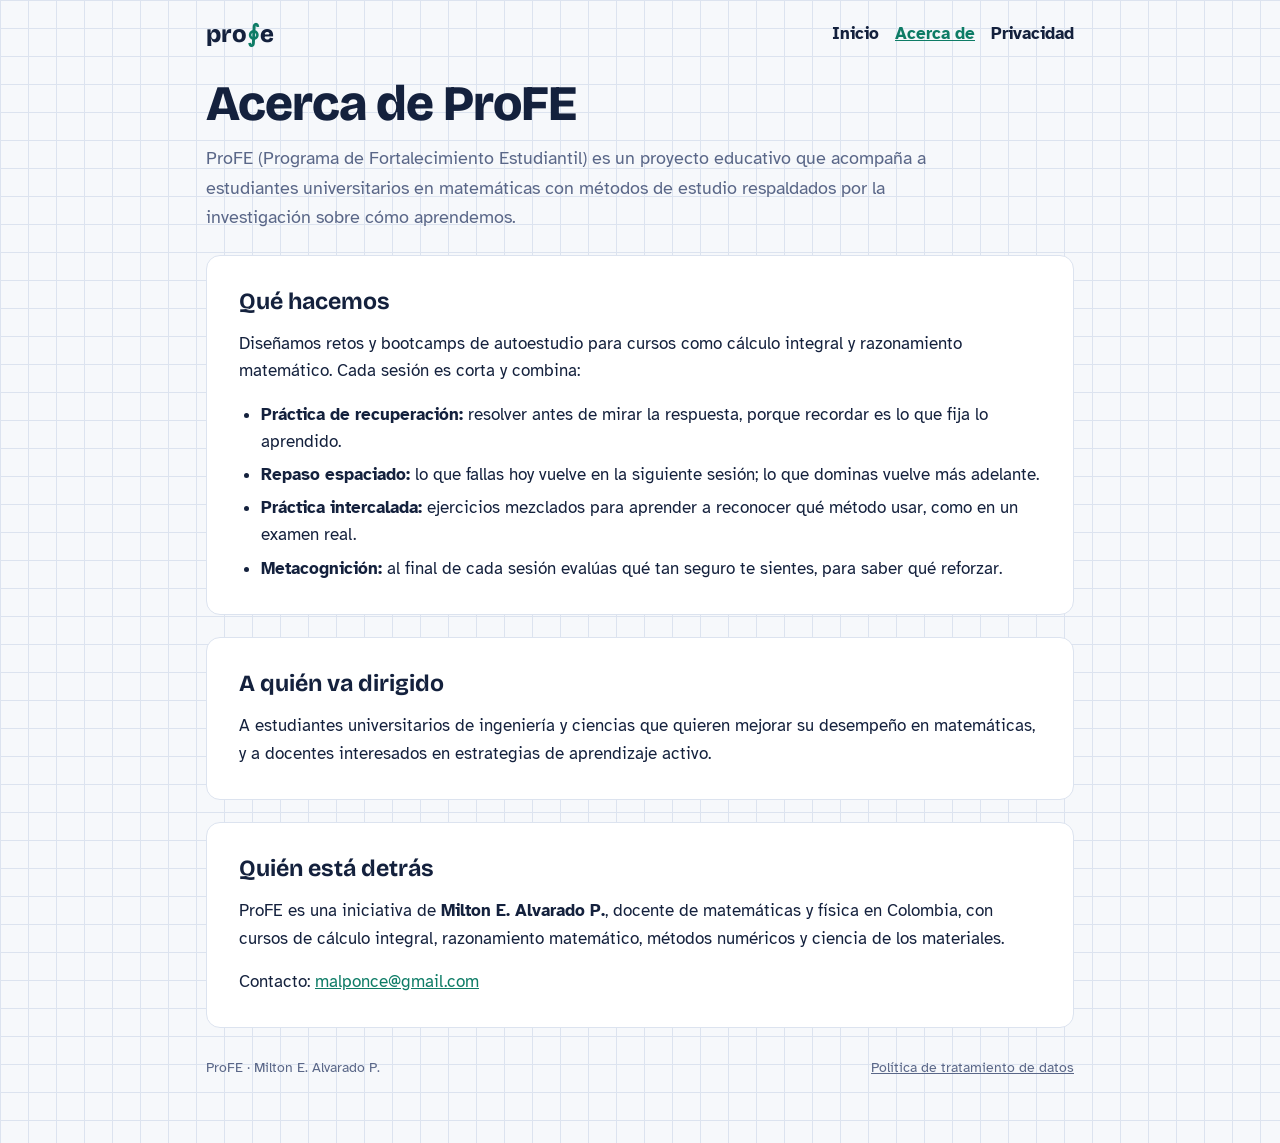
<file: acerca/index.html>
<!doctype html>
<html lang="es">
<head>
<meta charset="utf-8">
<meta name="viewport" content="width=device-width, initial-scale=1">
<title>Acerca de ProFE</title>
<meta name="description" content="ProFE es un programa de fortalecimiento estudiantil en matemáticas para estudiantes universitarios, basado en la ciencia del aprendizaje.">
<link rel="canonical" href="https://profe.net.co/acerca/">
<link rel="icon" href="https://bootcamp.profe.net.co/images/membrete_profe.png">
<link rel="preconnect" href="https://fonts.googleapis.com">
<link rel="stylesheet" href="https://fonts.googleapis.com/css2?family=Bricolage+Grotesque:opsz,wght@12..96,700;12..96,800&family=Atkinson+Hyperlegible:wght@400;700&display=swap">
<link rel="stylesheet" href="/assets/sitio.css">
</head>
<body>
<div class="wrap">
  <nav class="top" aria-label="Principal">
    <a class="logo" href="/">pro<b>∮</b>e</a>
    <ul><li><a href="/">Inicio</a></li><li><a href="/acerca/" aria-current="page">Acerca de</a></li><li><a href="/privacidad/">Privacidad</a></li></ul>
  </nav>
  <main style="display:grid;gap:22px">
    <section style="display:grid;gap:12px">
      <h1>Acerca de ProFE</h1>
      <p class="lead">ProFE (Programa de Fortalecimiento Estudiantil) es un proyecto educativo que acompaña a estudiantes universitarios en matemáticas con métodos de estudio respaldados por la investigación sobre cómo aprendemos.</p>
    </section>
    <section class="sheet">
      <h2>Qué hacemos</h2>
      <p>Diseñamos retos y bootcamps de autoestudio para cursos como cálculo integral y razonamiento matemático. Cada sesión es corta y combina:</p>
      <ul>
        <li><strong>Práctica de recuperación:</strong> resolver antes de mirar la respuesta, porque recordar es lo que fija lo aprendido.</li>
        <li><strong>Repaso espaciado:</strong> lo que fallas hoy vuelve en la siguiente sesión; lo que dominas vuelve más adelante.</li>
        <li><strong>Práctica intercalada:</strong> ejercicios mezclados para aprender a reconocer qué método usar, como en un examen real.</li>
        <li><strong>Metacognición:</strong> al final de cada sesión evalúas qué tan seguro te sientes, para saber qué reforzar.</li>
      </ul>
    </section>
    <section class="sheet">
      <h2>A quién va dirigido</h2>
      <p>A estudiantes universitarios de ingeniería y ciencias que quieren mejorar su desempeño en matemáticas, y a docentes interesados en estrategias de aprendizaje activo.</p>
    </section>
    <section class="sheet">
      <h2>Quién está detrás</h2>
      <p>ProFE es una iniciativa de <strong>Milton E. Alvarado P.</strong>, docente de matemáticas y física en Colombia, con cursos de cálculo integral, razonamiento matemático, métodos numéricos y ciencia de los materiales.</p>
      <p>Contacto: <a href="mailto:malponce@gmail.com">malponce@gmail.com</a></p>
    </section>
  </main>
  <footer><span>ProFE · Milton E. Alvarado P.</span><span><a href="/privacidad/">Política de tratamiento de datos</a></span></footer>
</div>
</body>
</html>
</file>
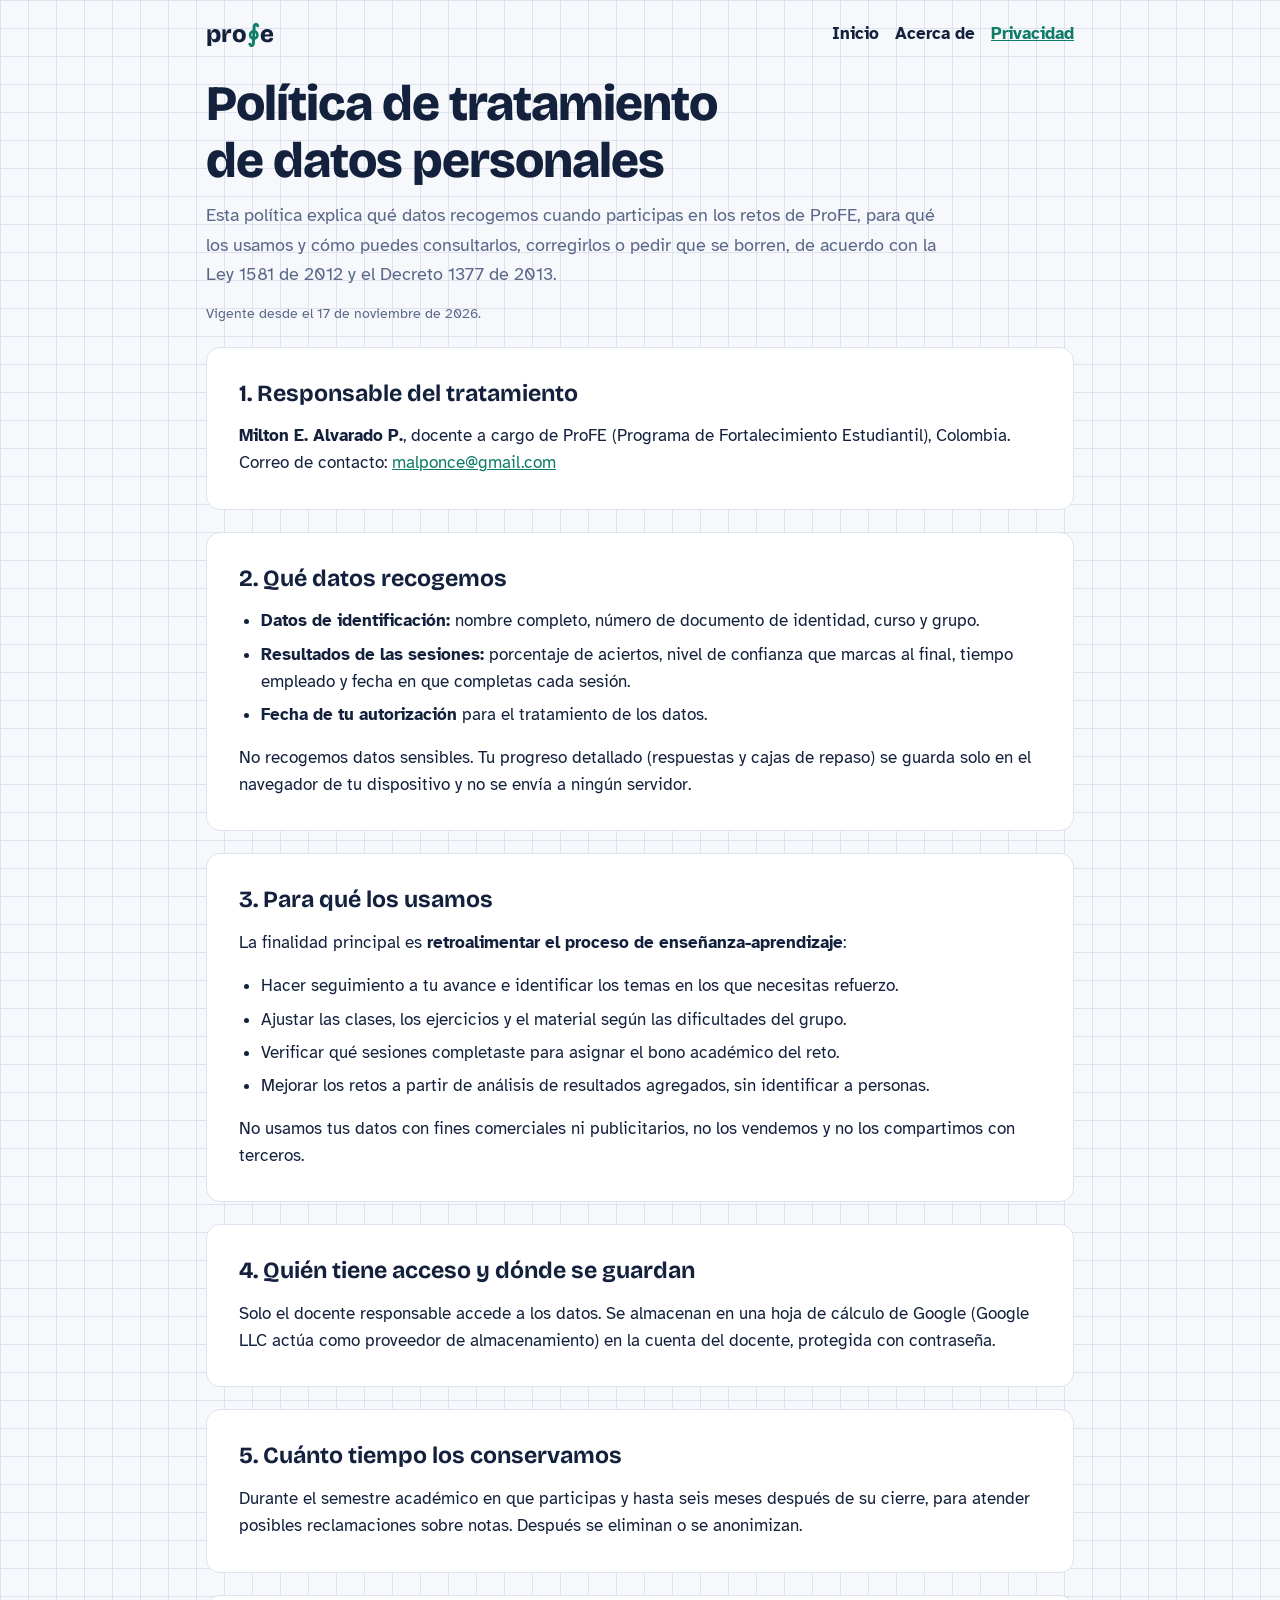
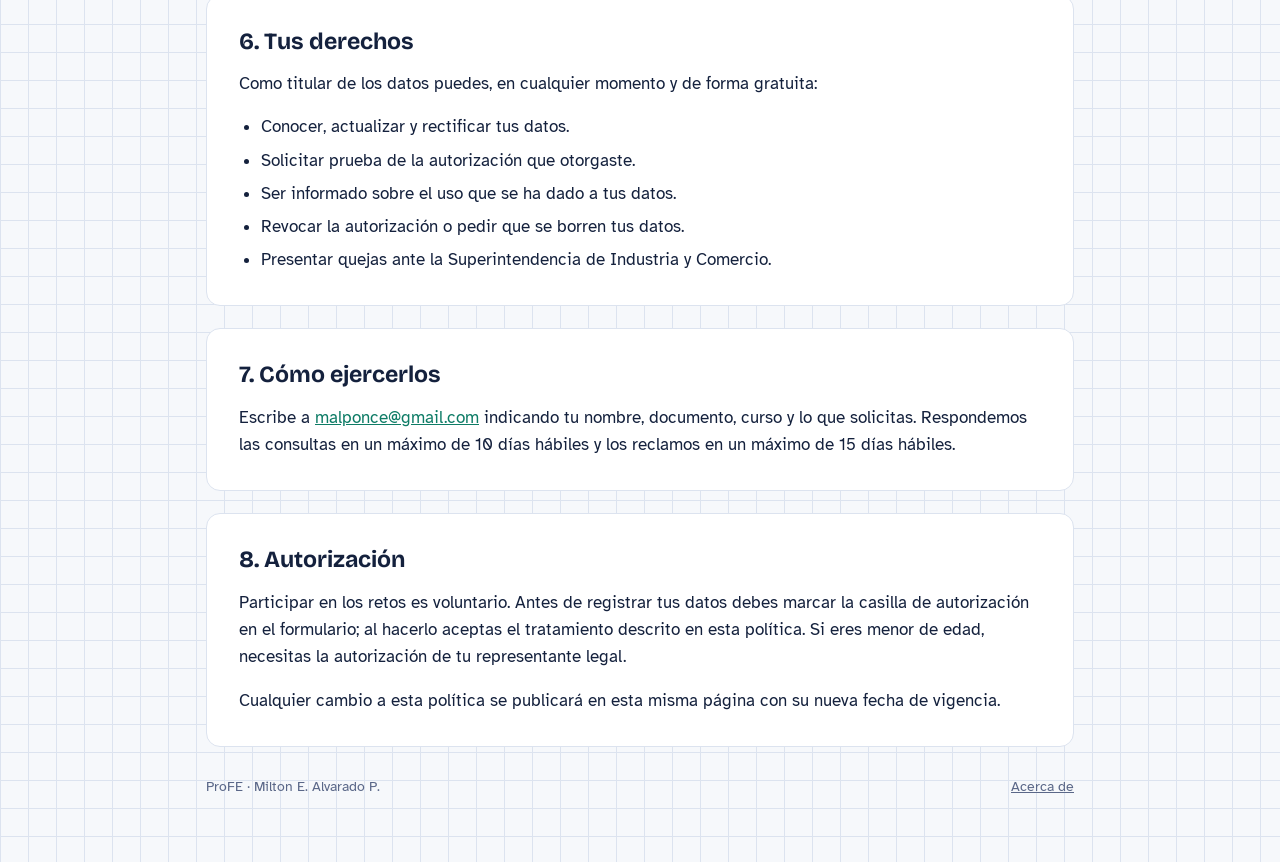
<file: privacidad/index.html>
<!doctype html>
<html lang="es">
<head>
<meta charset="utf-8">
<meta name="viewport" content="width=device-width, initial-scale=1">
<title>Política de tratamiento de datos · ProFE</title>
<meta name="description" content="Cómo ProFE recoge y usa los datos de los estudiantes que participan en sus retos, y cómo ejercer sus derechos.">
<link rel="canonical" href="https://profe.net.co/privacidad/">
<link rel="icon" href="https://bootcamp.profe.net.co/images/membrete_profe.png">
<link rel="preconnect" href="https://fonts.googleapis.com">
<link rel="stylesheet" href="https://fonts.googleapis.com/css2?family=Bricolage+Grotesque:opsz,wght@12..96,700;12..96,800&family=Atkinson+Hyperlegible:wght@400;700&display=swap">
<link rel="stylesheet" href="/assets/sitio.css">
</head>
<body>
<div class="wrap">
  <nav class="top" aria-label="Principal">
    <a class="logo" href="/">pro<b>∮</b>e</a>
    <ul><li><a href="/">Inicio</a></li><li><a href="/acerca/">Acerca de</a></li><li><a href="/privacidad/" aria-current="page">Privacidad</a></li></ul>
  </nav>
  <main style="display:grid;gap:22px">
    <section style="display:grid;gap:12px">
      <h1>Política de tratamiento de datos personales</h1>
      <p class="lead">Esta política explica qué datos recogemos cuando participas en los retos de ProFE, para qué los usamos y cómo puedes consultarlos, corregirlos o pedir que se borren, de acuerdo con la Ley 1581 de 2012 y el Decreto 1377 de 2013.</p>
      <p class="meta">Vigente desde el 17 de noviembre de 2026.</p>
    </section>
    <section class="sheet">
      <h2>1. Responsable del tratamiento</h2>
      <p><strong>Milton E. Alvarado P.</strong>, docente a cargo de ProFE (Programa de Fortalecimiento Estudiantil), Colombia.<br>Correo de contacto: <a href="mailto:malponce@gmail.com">malponce@gmail.com</a></p>
    </section>
    <section class="sheet">
      <h2>2. Qué datos recogemos</h2>
      <ul>
        <li><strong>Datos de identificación:</strong> nombre completo, número de documento de identidad, curso y grupo.</li>
        <li><strong>Resultados de las sesiones:</strong> porcentaje de aciertos, nivel de confianza que marcas al final, tiempo empleado y fecha en que completas cada sesión.</li>
        <li><strong>Fecha de tu autorización</strong> para el tratamiento de los datos.</li>
      </ul>
      <p>No recogemos datos sensibles. Tu progreso detallado (respuestas y cajas de repaso) se guarda solo en el navegador de tu dispositivo y no se envía a ningún servidor.</p>
    </section>
    <section class="sheet">
      <h2>3. Para qué los usamos</h2>
      <p>La finalidad principal es <strong>retroalimentar el proceso de enseñanza-aprendizaje</strong>:</p>
      <ul>
        <li>Hacer seguimiento a tu avance e identificar los temas en los que necesitas refuerzo.</li>
        <li>Ajustar las clases, los ejercicios y el material según las dificultades del grupo.</li>
        <li>Verificar qué sesiones completaste para asignar el bono académico del reto.</li>
        <li>Mejorar los retos a partir de análisis de resultados agregados, sin identificar a personas.</li>
      </ul>
      <p>No usamos tus datos con fines comerciales ni publicitarios, no los vendemos y no los compartimos con terceros.</p>
    </section>
    <section class="sheet">
      <h2>4. Quién tiene acceso y dónde se guardan</h2>
      <p>Solo el docente responsable accede a los datos. Se almacenan en una hoja de cálculo de Google (Google LLC actúa como proveedor de almacenamiento) en la cuenta del docente, protegida con contraseña.</p>
    </section>
    <section class="sheet">
      <h2>5. Cuánto tiempo los conservamos</h2>
      <p>Durante el semestre académico en que participas y hasta seis meses después de su cierre, para atender posibles reclamaciones sobre notas. Después se eliminan o se anonimizan.</p>
    </section>
    <section class="sheet">
      <h2>6. Tus derechos</h2>
      <p>Como titular de los datos puedes, en cualquier momento y de forma gratuita:</p>
      <ul>
        <li>Conocer, actualizar y rectificar tus datos.</li>
        <li>Solicitar prueba de la autorización que otorgaste.</li>
        <li>Ser informado sobre el uso que se ha dado a tus datos.</li>
        <li>Revocar la autorización o pedir que se borren tus datos.</li>
        <li>Presentar quejas ante la Superintendencia de Industria y Comercio.</li>
      </ul>
    </section>
    <section class="sheet">
      <h2>7. Cómo ejercerlos</h2>
      <p>Escribe a <a href="mailto:malponce@gmail.com">malponce@gmail.com</a> indicando tu nombre, documento, curso y lo que solicitas. Respondemos las consultas en un máximo de 10 días hábiles y los reclamos en un máximo de 15 días hábiles.</p>
    </section>
    <section class="sheet">
      <h2>8. Autorización</h2>
      <p>Participar en los retos es voluntario. Antes de registrar tus datos debes marcar la casilla de autorización en el formulario; al hacerlo aceptas el tratamiento descrito en esta política. Si eres menor de edad, necesitas la autorización de tu representante legal.</p>
      <p>Cualquier cambio a esta política se publicará en esta misma página con su nueva fecha de vigencia.</p>
    </section>
  </main>
  <footer><span>ProFE · Milton E. Alvarado P.</span><span><a href="/acerca/">Acerca de</a></span></footer>
</div>
</body>
</html>
</file>
<file: assets/sitio.css>
:root{--paper:#F6F8FB;--sheet:#FFFFFF;--ink:#14213D;--muted:#5A6788;--line:#DCE3EF;--accent:#0E7C66;--accent-soft:#E2F3EE;--mark:#FFE066;
  --f-display:"Bricolage Grotesque","Segoe UI",system-ui,sans-serif;--f-body:"Atkinson Hyperlegible","Segoe UI",system-ui,sans-serif}
@media (prefers-color-scheme:dark){:root{--paper:#0E1524;--sheet:#151E31;--ink:#E6ECF7;--muted:#95A2BE;--line:#26324C;--accent:#41C9A6;--accent-soft:#16352F;--mark:#E8C547;color-scheme:dark}}
*{box-sizing:border-box}
body{margin:0;background:var(--paper);color:var(--ink);font:17px/1.6 var(--f-body);
  background-image:linear-gradient(var(--line) 1px,transparent 1px),linear-gradient(90deg,var(--line) 1px,transparent 1px);background-size:28px 28px}
.wrap{max-width:900px;margin:0 auto;padding:20px 16px 64px;display:grid;gap:28px}
nav.top{display:flex;justify-content:space-between;align-items:center;gap:12px;flex-wrap:wrap}
nav.top .logo{font:800 1.5rem/1 var(--f-display);color:var(--ink);text-decoration:none}
nav.top .logo b{color:var(--accent);font-family:"Cambria Math","STIX Two Math",serif;font-weight:700}
nav.top ul{display:flex;gap:16px;list-style:none;margin:0;padding:0;flex-wrap:wrap}
nav.top a{color:var(--ink);text-decoration:none;font-weight:700}
nav.top a[aria-current]{color:var(--accent);text-decoration:underline}
img.membrete{max-width:420px;width:100%;height:auto;background:#fff;border-radius:10px;padding:8px}
h1,h2,h3{font-family:var(--f-display);line-height:1.15;margin:0;text-wrap:balance}
h1{font-size:clamp(2rem,6vw,3.1rem);font-weight:800;letter-spacing:-.02em}
h2{font-size:1.45rem}
h3{font-size:1.1rem}
p{margin:0}
.lead{font-size:1.15rem;color:var(--muted);max-width:62ch}
.mark{background:linear-gradient(transparent 55%,var(--mark) 55%);color:inherit}
.sheet{background:var(--sheet);border:1px solid var(--line);border-radius:14px;padding:clamp(18px,4vw,32px);display:grid;gap:16px}
.sheet ul,.sheet ol{margin:0;padding-left:22px;display:grid;gap:6px}
.sheet a{color:var(--accent)}
.cards{display:grid;grid-template-columns:repeat(auto-fit,minmax(240px,1fr));gap:14px}
.card{display:grid;gap:8px;align-content:start;background:var(--sheet);border:1px solid var(--line);border-radius:14px;padding:20px;text-decoration:none;color:inherit;transition:border-color .15s,transform .15s}
.card:hover{border-color:var(--accent);transform:translateY(-2px)}
.card .tag{font-size:.75rem;letter-spacing:.08em;text-transform:uppercase;color:var(--accent);font-weight:700}
.card p{color:var(--muted)}
.card .go{color:var(--accent);font-weight:700}
.meta{color:var(--muted);font-size:.9rem}
footer{color:var(--muted);font-size:.9rem;display:flex;gap:16px;flex-wrap:wrap;justify-content:space-between}
footer a{color:var(--muted)}
:focus-visible{outline:3px solid var(--accent);outline-offset:2px}
@media (prefers-reduced-motion:reduce){*{transition:none!important}}
</file>
